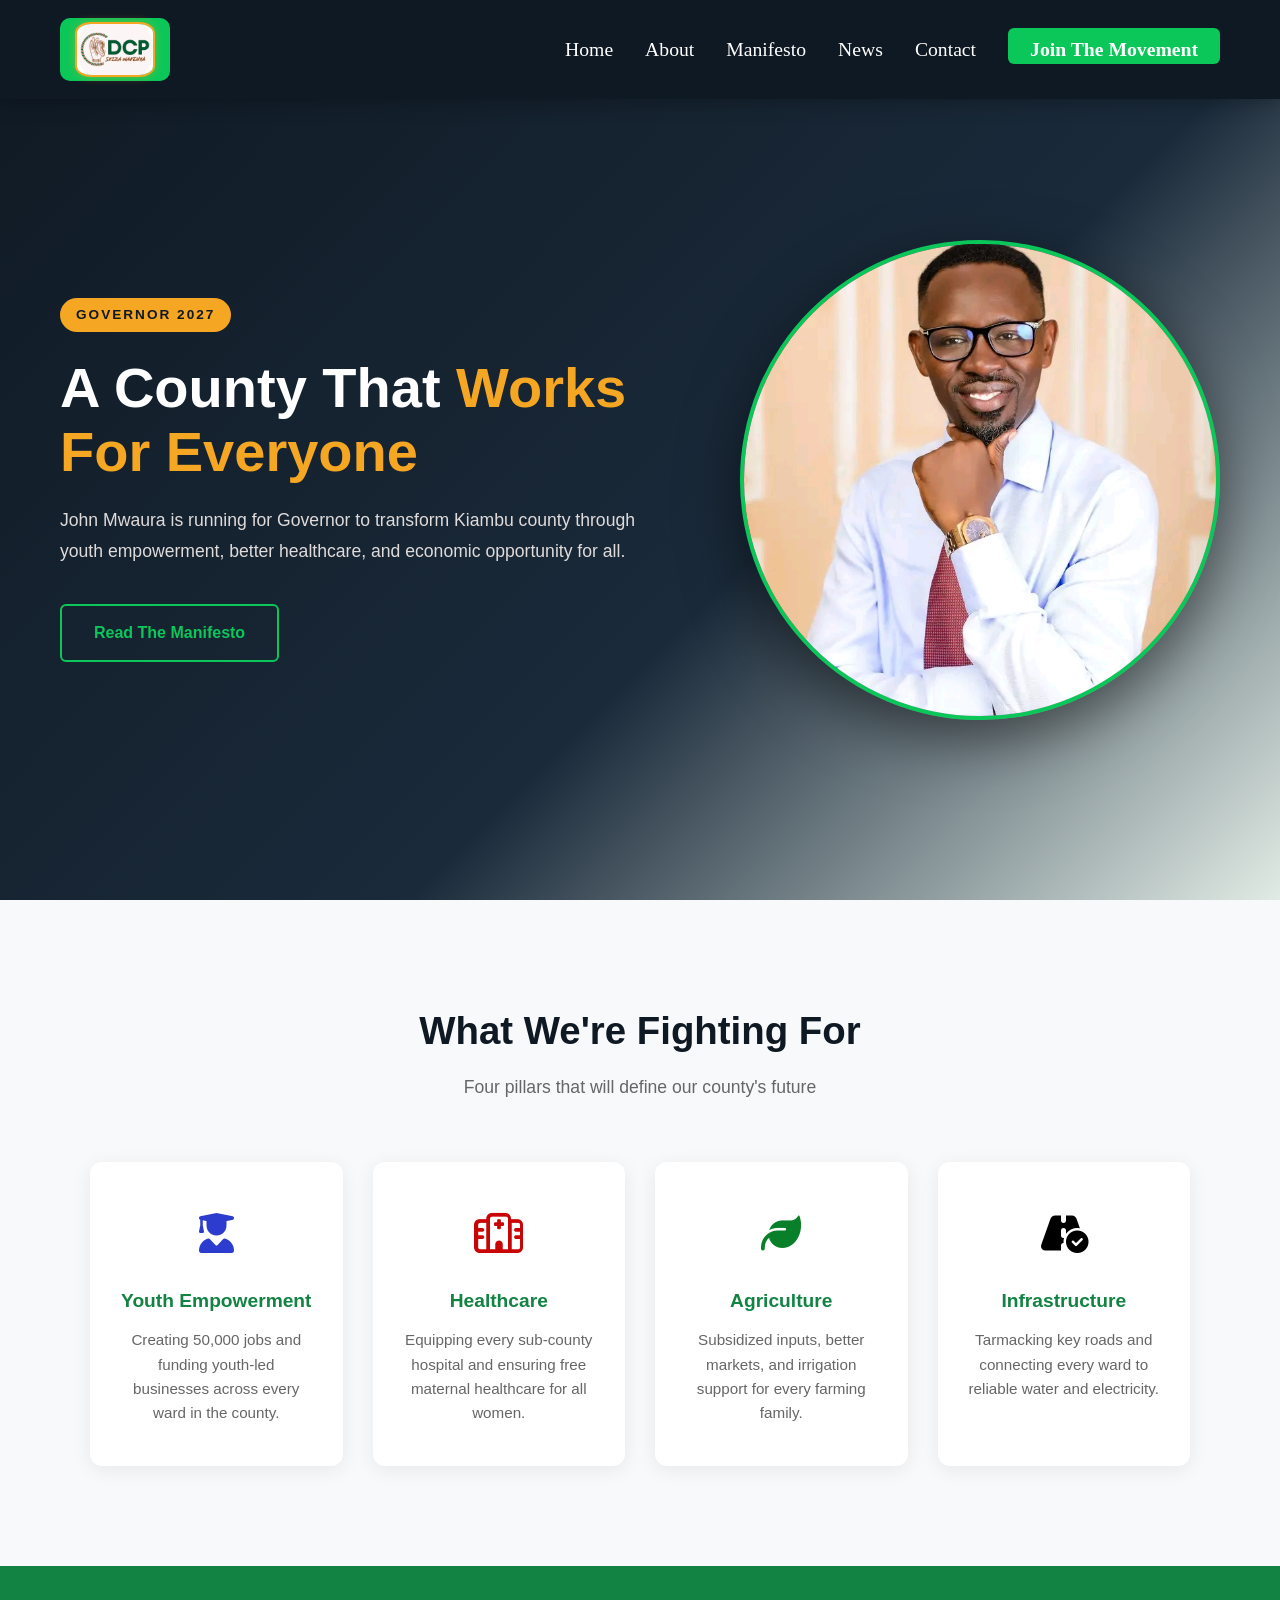
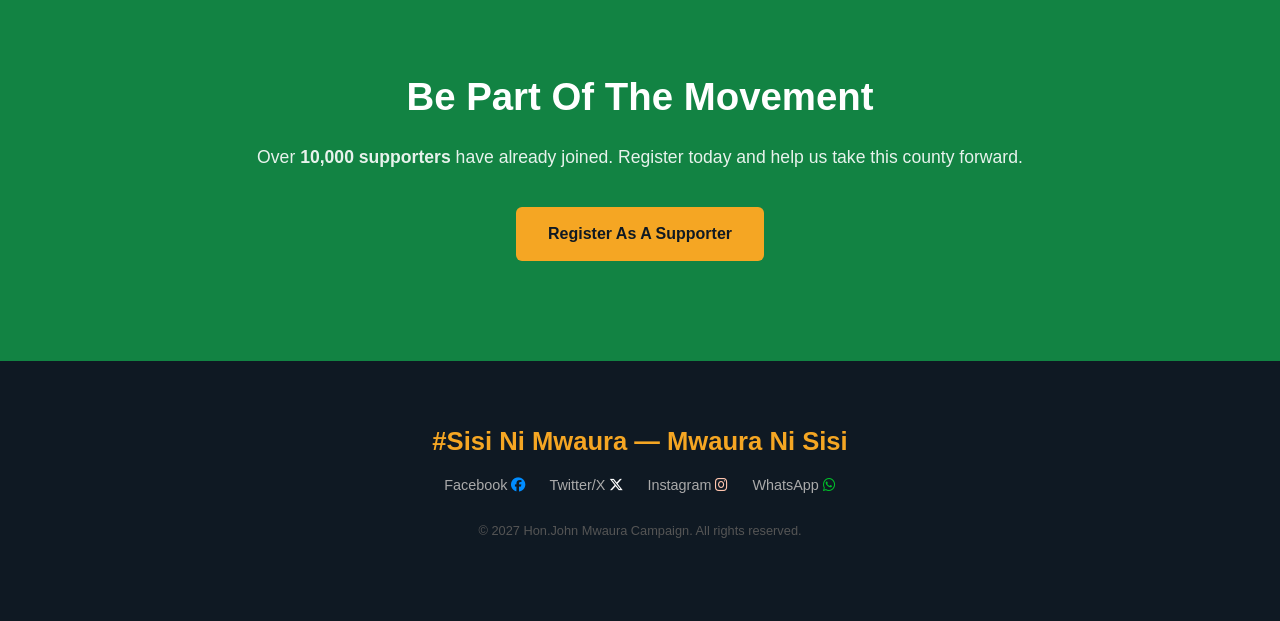
<file: index.html>
<!DOCTYPE html>
<html lang="en">
<head>
    <meta charset="UTF-8">
    <meta name="viewport" content="width=device-width, initial-scale=1.0">
    <title>Hon.John Mwaura — Mchapa Kazi</title>
    <link rel="stylesheet" href="css/main.css">
    <link rel="stylesheet" href="https://cdnjs.cloudflare.com/ajax/libs/font-awesome/6.5.0/css/all.min.css">
</head>
<body>
<!-- NAVBAR -->
<nav class="navbar">
    <a href="index.html" class="nav-logo">
        <img src="assets/images/logo.png" alt="DCP Skiza Wakenya Logo">
    </a>
    <ul class="nav-links">
        <li><a href="index.html">Home</a></li>
        <li><a href="about.html">About</a></li>
        <li><a href="manifesto.html">Manifesto</a></li>
        <li><a href="news.html">News</a></li>
        <li><a href="contact.html">Contact</a></li>
        <li><a href="register.html" class="nav-cta">Join The Movement</a></li>
    </ul>
    <!-- MOBILE TOP BAR -->
    <div class="mobile-top-bar">
        <a href="register.html" class="mobile-cta-btn">
             Join The Movement
        </a>
    </div>
</nav>

<!-- MOBILE BOTTOM NAV -->
<nav class="bottom-nav">
    <a href="index.html" class="bottom-nav-item">
        <i class="fa-solid fa-house"></i>
        <span>Home</span>
    </a>
    <a href="about.html" class="bottom-nav-item">
        <i class="fa-solid fa-user"></i>
        <span>About</span>
    </a>
    <a href="manifesto.html" class="bottom-nav-item">
        <i class="fa-solid fa-scroll"></i>
        <span>Manifesto</span>
    </a>
    <a href="news.html" class="bottom-nav-item">
        <i class="fa-solid fa-newspaper"></i>
        <span>News</span>
    </a>
    <a href="contact.html" class="bottom-nav-item">
        <i class="fa-solid fa-envelope"></i>
        <span>Contact</span>
    </a>
</nav>
    <!-- HERO SECTION -->
    <section class="hero">
        <div class="hero-text">
            <p class="hero-tag">Governor 2027</p>
            <h1>A County That <span>Works For Everyone</span></h1>
            <p class="hero-sub">John Mwaura is running for Governor to transform Kiambu county through youth empowerment, better healthcare, and economic opportunity for all.</p>
            <div class="hero-buttons">
                
                <a href="manifesto.html" class="btn-secondary">Read The Manifesto</a>
            </div>
        </div>
        <div class="hero-image">
            <img src="assets/images/JOHN.jpg" alt="John Mwaura">
        </div>
    </section>

    <!-- ISSUES SECTION -->
    <section class="issues">
        <h2>What We're Fighting For</h2>
        <p class="section-sub">Four pillars that will define our county's future</p>
        <div class="issues-grid">
            <div class="issue-card">
                <span class="issue-icon"><i class="fa-solid fa-user-graduate" style="color: rgb(44, 60, 206);"></i></span>
                <h3>Youth Empowerment</h3>
                <p>Creating 50,000 jobs and funding youth-led businesses across every ward in the county.</p>
            </div>
            <div class="issue-card">
                <span class="issue-icon"><i class="fa-regular fa-hospital" style="color: rgb(201, 4, 4);"></i></span>
                <h3>Healthcare</h3>
                <p>Equipping every sub-county hospital and ensuring free maternal healthcare for all women.</p>
            </div>
            <div class="issue-card">
                <span class="issue-icon"><i class="fa-solid fa-leaf" style="color: rgb(9, 127, 41);"></i></span>
                <h3>Agriculture</h3>
                <p>Subsidized inputs, better markets, and irrigation support for every farming family.</p>
            </div>
            <div class="issue-card">
                <span class="issue-icon"><i class="fa-solid fa-road-circle-check" style="color: rgb(0, 0, 0);"></i></span>
                <h3>Infrastructure</h3>
                <p>Tarmacking key roads and connecting every ward to reliable water and electricity.</p>
            </div>
        </div>
    </section>

    <!-- REGISTER PROMPT SECTION -->
    <section class="register-prompt">
        <h2>Be Part Of The Movement</h2>
        <p>Over <strong>10,000 supporters</strong> have already joined. Register today and help us take this county forward.</p>
        <a href="register.html" class="btn-primary">Register As A Supporter</a>
    </section>

    
 <!-- FOOTER -->
    <footer>
        <div class="footer-content">
            <p class="footer-logo">#Sisi Ni Mwaura &mdash; Mwaura Ni Sisi</p>
            <div class="footer-links">
                <a href="#">Facebook  <i class="fa-brands fa-facebook" style="color: rgb(0, 140, 255);"></i></a>
                <a href="#">Twitter/X  <i class="fa-brands fa-x-twitter" style="color: rgb(255, 255, 255);"></i></a>
                <a href="#">Instagram  <i class="fa-brands fa-instagram" style="color: rgb(255, 197, 174);"></i></a>
                <a href="#">WhatsApp <i class="fa-brands fa-whatsapp" style="color: rgb(0, 192, 42);"></i> </a>
            </div>
            <p class="footer-copy">© 2027 Hon.John Mwaura Campaign. All rights reserved.</p>
        </div>
    </footer>

    <script src="js/main.js"></script>
</body>
</html>
</file>
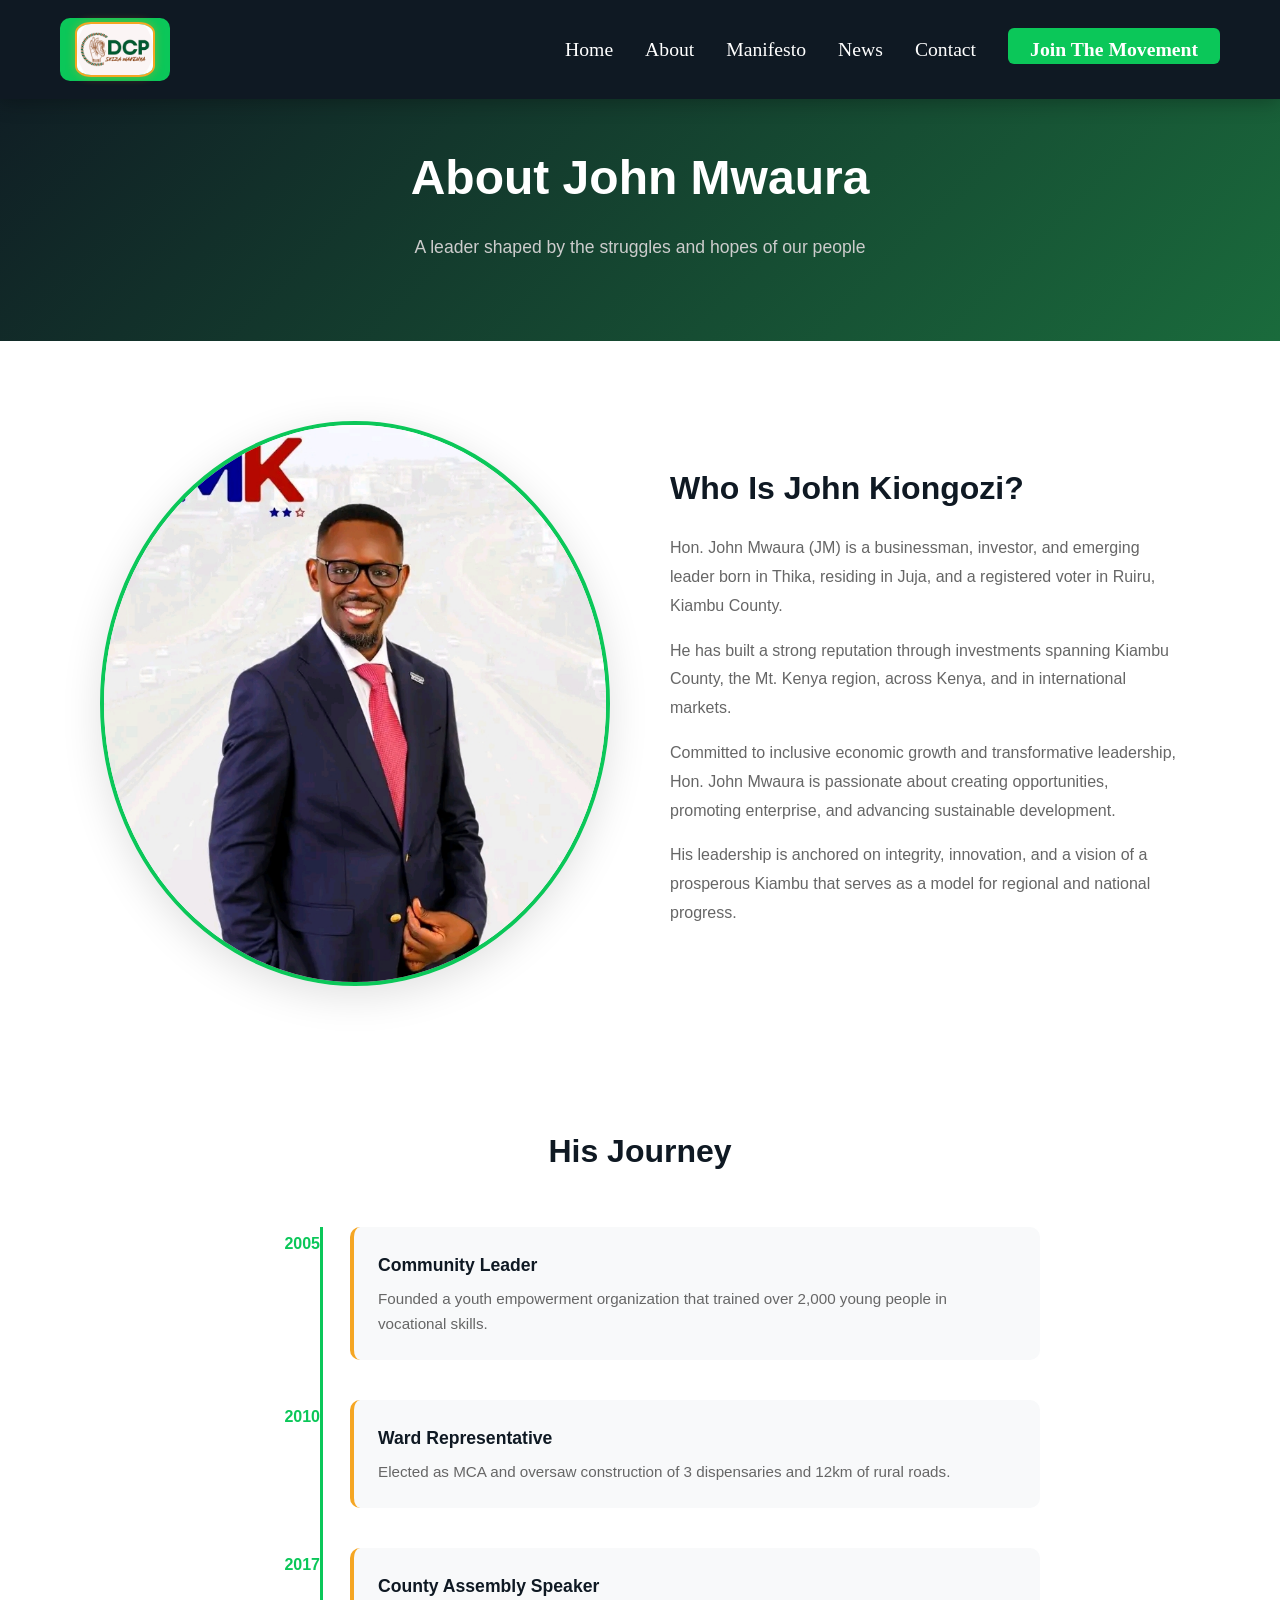
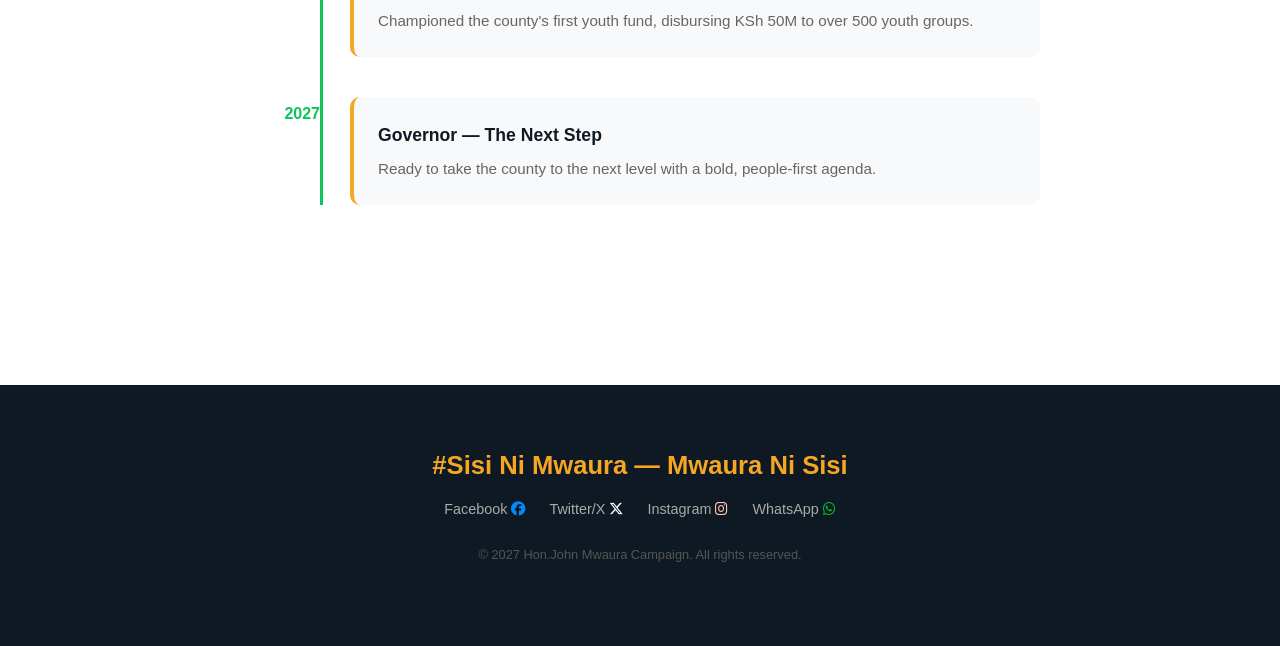
<file: about.html>
<!DOCTYPE html>
<html lang="en">
<head>
    <meta charset="UTF-8">
    <meta name="viewport" content="width=device-width, initial-scale=1.0">
    <title>About — John Kiongozi</title>
    <link rel="stylesheet" href="css/main.css">
    <link rel="stylesheet" href="https://cdnjs.cloudflare.com/ajax/libs/font-awesome/6.5.0/css/all.min.css">
</head>
<body>
</head>
<body>

     <!-- NAVBAR -->
<nav class="navbar">
    <a href="index.html" class="nav-logo">
        <img src="assets/images/logo.png" alt="DCP Skiza Wakenya Logo">
    </a>
    <ul class="nav-links">
        <li><a href="index.html">Home</a></li>
        <li><a href="about.html">About</a></li>
        <li><a href="manifesto.html">Manifesto</a></li>
        <li><a href="news.html">News</a></li>
        <li><a href="contact.html">Contact</a></li>
        <li><a href="register.html" class="nav-cta">Join The Movement</a></li>
    </ul>
    <!-- MOBILE TOP BAR -->
    <div class="mobile-top-bar">
        <a href="register.html" class="mobile-cta-btn">
             Join The Movement
        </a>
    </div>
</nav>

<!-- MOBILE BOTTOM NAV -->
<nav class="bottom-nav">
    <a href="index.html" class="bottom-nav-item">
        <i class="fa-solid fa-house"></i>
        <span>Home</span>
    </a>
    <a href="about.html" class="bottom-nav-item">
        <i class="fa-solid fa-user"></i>
        <span>About</span>
    </a>
    <a href="manifesto.html" class="bottom-nav-item">
        <i class="fa-solid fa-scroll"></i>
        <span>Manifesto</span>
    </a>
    <a href="news.html" class="bottom-nav-item">
        <i class="fa-solid fa-newspaper"></i>
        <span>News</span>
    </a>
    <a href="contact.html" class="bottom-nav-item">
        <i class="fa-solid fa-envelope"></i>
        <span>Contact</span>
    </a>
</nav>
    <!-- PAGE HERO -->
    <section class="page-hero">
        <h1>About John Mwaura</h1>
        <p>A leader shaped by the struggles and hopes of our people</p>
    </section>

    <!-- ABOUT CONTENT -->
    <section class="about-content">
        <div class="about-grid">
            <div class="about-image">
                <img src="assets/images/JOHN2.jpg" alt="John Kiongozi">
            </div>
            <div class="about-text">
                <h2>Who Is John Kiongozi?</h2>
                <p>Hon. John Mwaura (JM) is a businessman, investor, and emerging leader born in Thika, residing in Juja, and a registered voter in Ruiru, Kiambu County. </p>
                <p>He has built a strong reputation through investments spanning Kiambu County, the Mt. Kenya region, across Kenya, and in international markets.</p>
                <p>Committed to inclusive economic growth and transformative leadership, Hon. John Mwaura is passionate about creating opportunities, promoting enterprise, and advancing sustainable development. </p>
                <p>His leadership is anchored on integrity, innovation, and a vision of a prosperous Kiambu that serves as a model for regional and national progress.</p>
            </div>
        </div>

        <!-- TIMELINE -->
        <div class="timeline-section">
            <h2>His Journey</h2>
            <div class="timeline">
                <div class="timeline-item">
                    <span class="timeline-year">2005</span>
                    <div class="timeline-content">
                        <h3>Community Leader</h3>
                        <p>Founded a youth empowerment organization that trained over 2,000 young people in vocational skills.</p>
                    </div>
                </div>
                <div class="timeline-item">
                    <span class="timeline-year">2010</span>
                    <div class="timeline-content">
                        <h3>Ward Representative</h3>
                        <p>Elected as MCA and oversaw construction of 3 dispensaries and 12km of rural roads.</p>
                    </div>
                </div>
                <div class="timeline-item">
                    <span class="timeline-year">2017</span>
                    <div class="timeline-content">
                        <h3>County Assembly Speaker</h3>
                        <p>Championed the county's first youth fund, disbursing KSh 50M to over 500 youth groups.</p>
                    </div>
                </div>
                <div class="timeline-item">
                    <span class="timeline-year">2027</span>
                    <div class="timeline-content">
                        <h3>Governor — The Next Step</h3>
                        <p>Ready to take the county to the next level with a bold, people-first agenda.</p>
                    </div>
                </div>
            </div>
        </div>
    </section>

     <!-- FOOTER -->
    <footer>
        <div class="footer-content">
            <p class="footer-logo">#Sisi Ni Mwaura &mdash; Mwaura Ni Sisi</p>
            <div class="footer-links">
                <a href="#">Facebook  <i class="fa-brands fa-facebook" style="color: rgb(0, 140, 255);"></i></a>
                <a href="#">Twitter/X  <i class="fa-brands fa-x-twitter" style="color: rgb(255, 255, 255);"></i></a>
                <a href="#">Instagram  <i class="fa-brands fa-instagram" style="color: rgb(255, 197, 174);"></i></a>
                <a href="#">WhatsApp <i class="fa-brands fa-whatsapp" style="color: rgb(0, 192, 42);"></i> </a>
            </div>
            <p class="footer-copy">© 2027 Hon.John Mwaura Campaign. All rights reserved.</p>
        </div>
    </footer>

    <script src="js/main.js"></script>
</body>
</html>
</file>
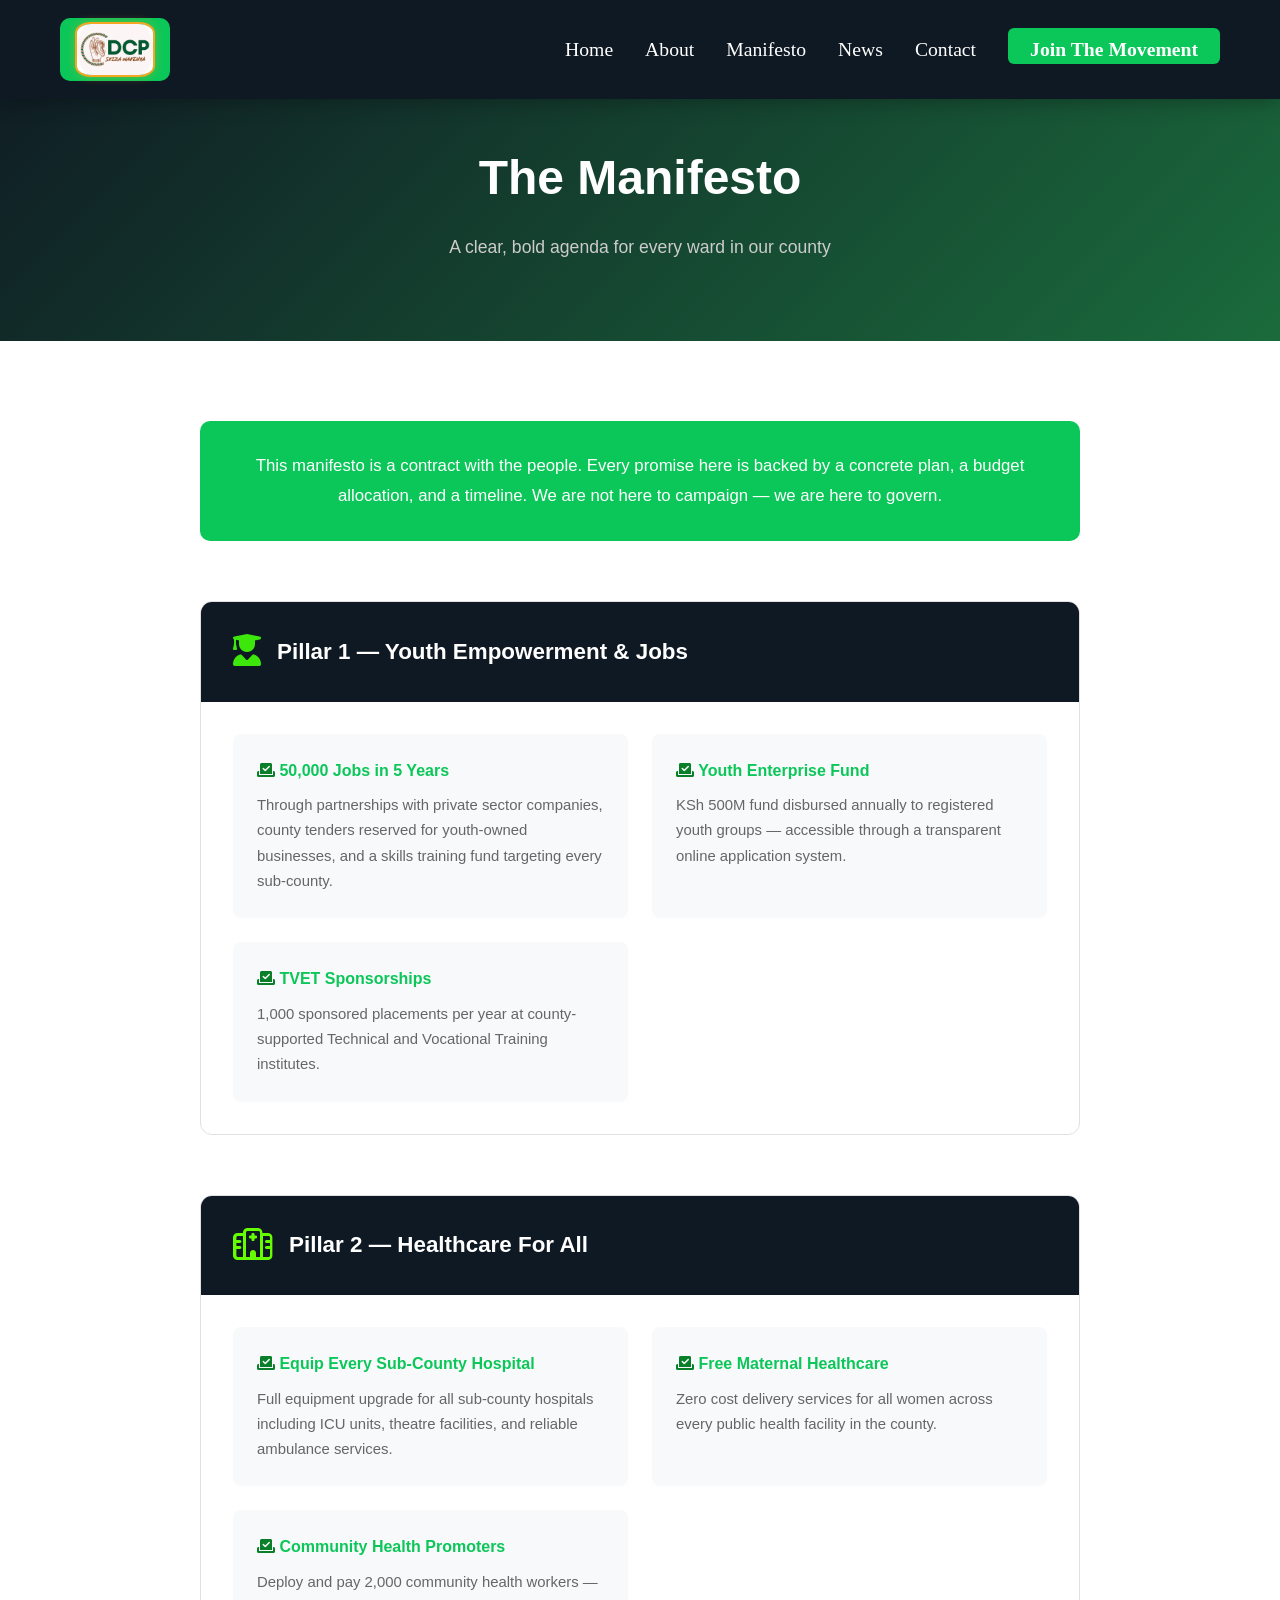
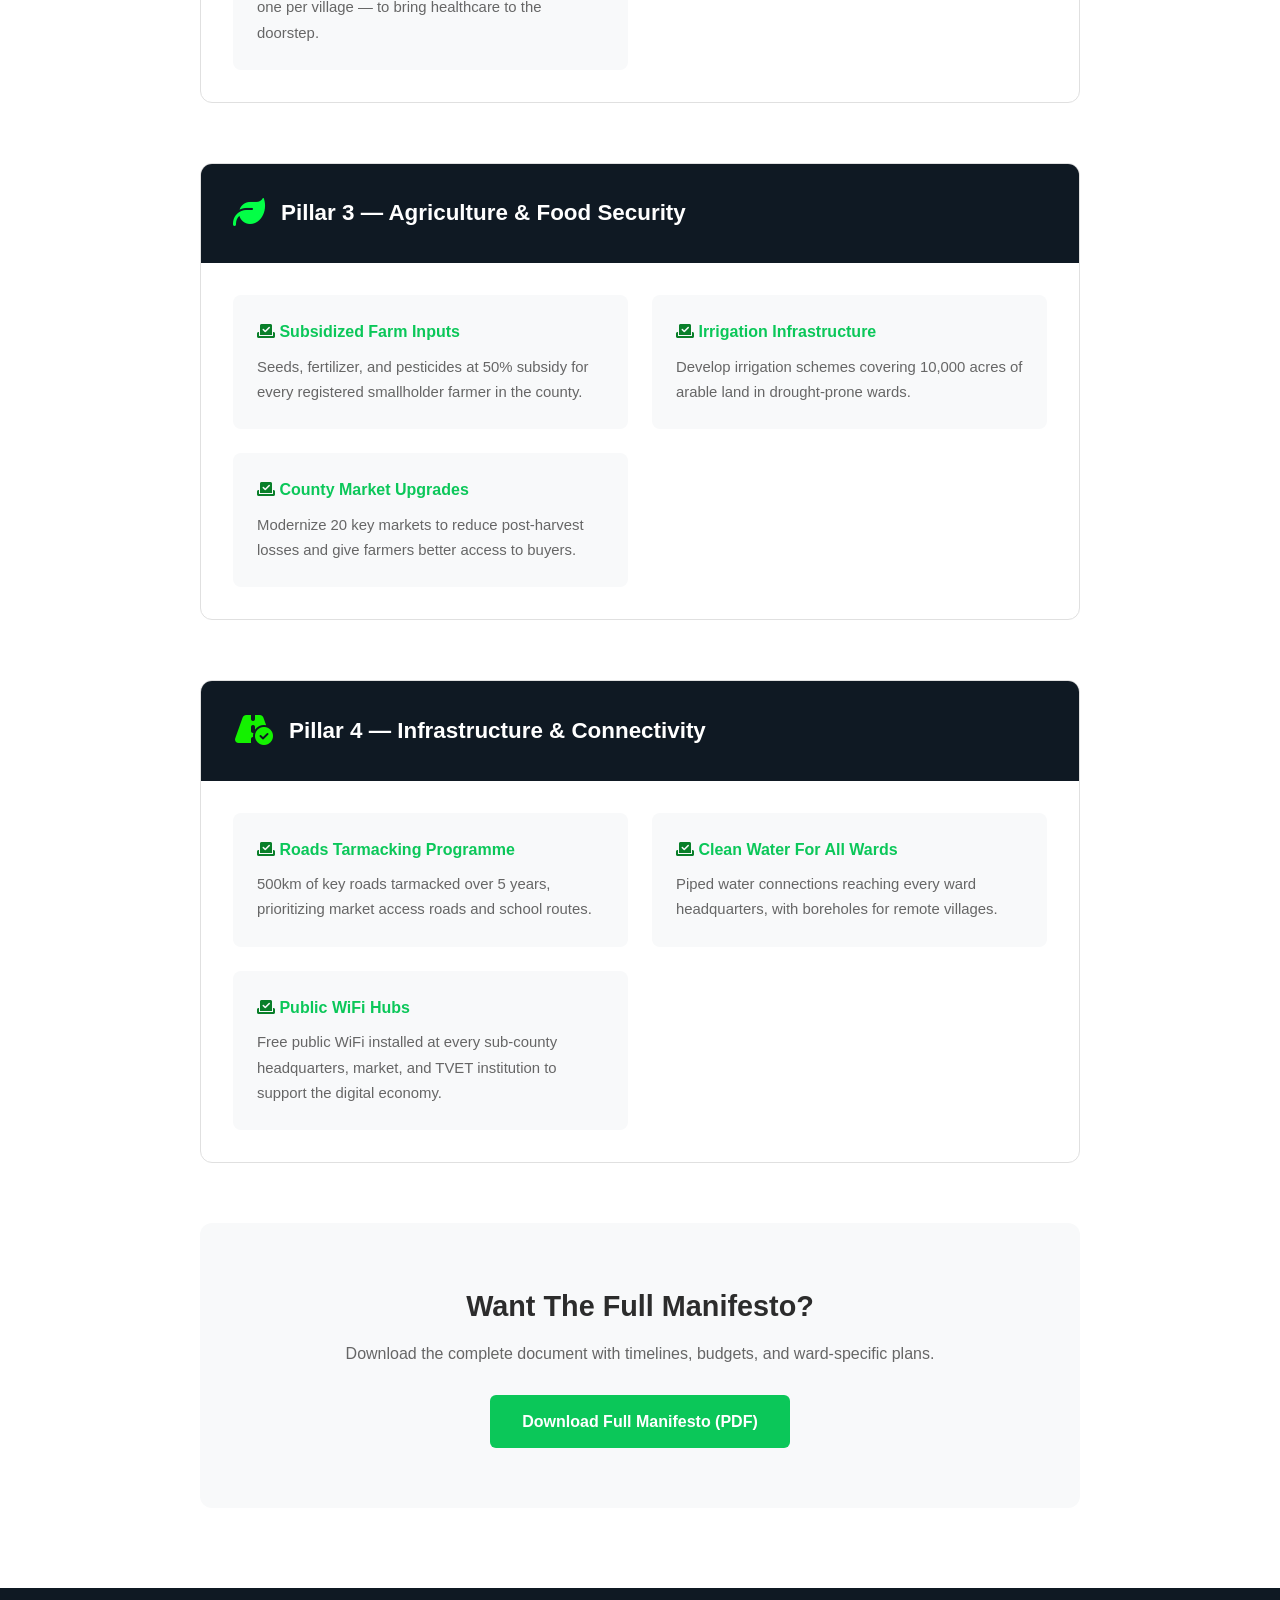
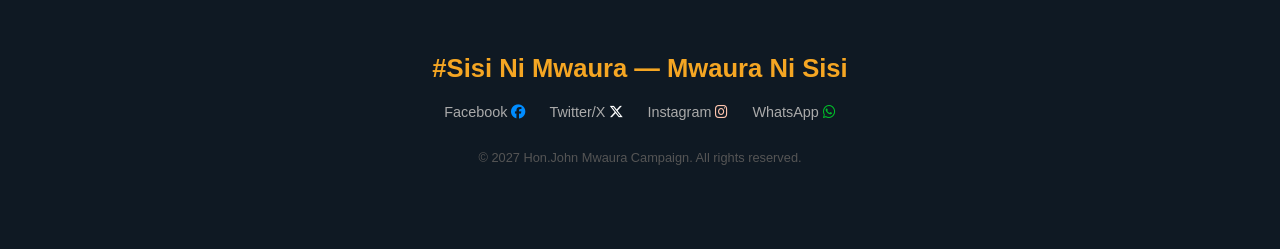
<file: manifesto.html>
<!DOCTYPE html>
<html lang="en">
<head>
    <meta charset="UTF-8">
    <meta name="viewport" content="width=device-width, initial-scale=1.0">
    <title>Manifesto — John Kiongozi</title>
    <link rel="stylesheet" href="css/main.css">
    <link rel="stylesheet" href="https://cdnjs.cloudflare.com/ajax/libs/font-awesome/6.5.0/css/all.min.css">
</head>
<body>

     
     
    <!-- PAGE HERO --><!-- NAVBAR -->
<nav class="navbar">
    <a href="index.html" class="nav-logo">
        <img src="assets/images/logo.png" alt="DCP Skiza Wakenya Logo">
    </a>
    <ul class="nav-links">
        <li><a href="index.html">Home</a></li>
        <li><a href="about.html">About</a></li>
        <li><a href="manifesto.html">Manifesto</a></li>
        <li><a href="news.html">News</a></li>
        <li><a href="contact.html">Contact</a></li>
        <li><a href="register.html" class="nav-cta">Join The Movement</a></li>
    </ul>
    <!-- MOBILE TOP BAR -->
    <div class="mobile-top-bar">
        <a href="register.html" class="mobile-cta-btn">
           Join The Movement
        </a>
    </div>
</nav>

<!-- MOBILE BOTTOM NAV -->
<nav class="bottom-nav">
    <a href="index.html" class="bottom-nav-item">
        <i class="fa-solid fa-house"></i>
        <span>Home</span>
    </a>
    <a href="about.html" class="bottom-nav-item">
        <i class="fa-solid fa-user"></i>
        <span>About</span>
    </a>
    <a href="manifesto.html" class="bottom-nav-item">
        <i class="fa-solid fa-scroll"></i>
        <span>Manifesto</span>
    </a>
    <a href="news.html" class="bottom-nav-item">
        <i class="fa-solid fa-newspaper"></i>
        <span>News</span>
    </a>
    <a href="contact.html" class="bottom-nav-item">
        <i class="fa-solid fa-envelope"></i>
        <span>Contact</span>
    </a>
</nav>
    <section class="page-hero">
        <h1>The Manifesto</h1>
        <p>A clear, bold agenda for every ward in our county</p>
    </section>

    <!-- MANIFESTO CONTENT -->
    <section class="manifesto-content">

        <!-- INTRO -->
        <div class="manifesto-intro">
            <p>This manifesto is a contract with the people. Every promise here is backed by a concrete plan, a budget allocation, and a timeline. We are not here to campaign — we are here to govern.</p>
        </div>

        <!-- PILLAR 1 -->
        <div class="manifesto-pillar">
            <div class="pillar-header">
                <span class="pillar-icon"><i class="fa-solid fa-user-graduate" style="color: rgb(62, 231, 11);"></i></span>
                <h2>Pillar 1 — Youth Empowerment & Jobs</h2>
            </div>
            <div class="pillar-body">
                <div class="pillar-promise">
                    <h3><i class="fa-solid fa-check-to-slot" style="color: rgb(9, 127, 41);"></i> 50,000 Jobs in 5 Years</h3>
                    <p>Through partnerships with private sector companies, county tenders reserved for youth-owned businesses, and a skills training fund targeting every sub-county.</p>
                </div>
                <div class="pillar-promise">
                    <h3><i class="fa-solid fa-check-to-slot" style="color: rgb(9, 127, 41);"></i> Youth Enterprise Fund</h3>
                    <p>KSh 500M fund disbursed annually to registered youth groups — accessible through a transparent online application system.</p>
                </div>
                <div class="pillar-promise">
                    <h3><i class="fa-solid fa-check-to-slot" style="color: rgb(9, 127, 41);"></i>  TVET Sponsorships</h3>
                    <p>1,000 sponsored placements per year at county-supported Technical and Vocational Training institutes.</p>
                </div>
            </div>
        </div>

        <!-- PILLAR 2 -->
        <div class="manifesto-pillar">
            <div class="pillar-header">
                <span class="pillar-icon"><i class="fa-regular fa-hospital" style="color: rgb(102, 255, 0);"></i></span>
                <h2>Pillar 2 — Healthcare For All</h2>
            </div>
            <div class="pillar-body">
                <div class="pillar-promise">
                    <h3><i class="fa-solid fa-check-to-slot" style="color: rgb(9, 127, 41);"></i> Equip Every Sub-County Hospital</h3>
                    <p>Full equipment upgrade for all sub-county hospitals including ICU units, theatre facilities, and reliable ambulance services.</p>
                </div>
                <div class="pillar-promise">
                    <h3><i class="fa-solid fa-check-to-slot" style="color: rgb(9, 127, 41);"></i> Free Maternal Healthcare</h3>
                    <p>Zero cost delivery services for all women across every public health facility in the county.</p>
                </div>
                <div class="pillar-promise">
                    <h3><i class="fa-solid fa-check-to-slot" style="color: rgb(9, 127, 41);"></i> Community Health Promoters</h3>
                    <p>Deploy and pay 2,000 community health workers — one per village — to bring healthcare to the doorstep.</p>
                </div>
            </div>
        </div>

        <!-- PILLAR 3 -->
        <div class="manifesto-pillar">
            <div class="pillar-header">
                <span class="pillar-icon"><i class="fa-solid fa-leaf" style="color: rgb(3, 255, 70);"></i></span>
                <h2>Pillar 3 — Agriculture & Food Security</h2>
            </div>
            <div class="pillar-body">
                <div class="pillar-promise">
                    <h3><i class="fa-solid fa-check-to-slot" style="color: rgb(9, 127, 41);"></i> Subsidized Farm Inputs</h3>
                    <p>Seeds, fertilizer, and pesticides at 50% subsidy for every registered smallholder farmer in the county.</p>
                </div>
                <div class="pillar-promise">
                    <h3><i class="fa-solid fa-check-to-slot" style="color: rgb(9, 127, 41);"></i> Irrigation Infrastructure</h3>
                    <p>Develop irrigation schemes covering 10,000 acres of arable land in drought-prone wards.</p>
                </div>
                <div class="pillar-promise">
                    <h3><i class="fa-solid fa-check-to-slot" style="color: rgb(9, 127, 41);"></i> County Market Upgrades</h3>
                    <p>Modernize 20 key markets to reduce post-harvest losses and give farmers better access to buyers.</p>
                </div>
            </div>
        </div>

        <!-- PILLAR 4 -->
        <div class="manifesto-pillar">
            <div class="pillar-header">
                <span class="pillar-icon"><i class="fa-solid fa-road-circle-check" style="color: rgb(20, 241, 0);"></i></span>
                <h2>Pillar 4 — Infrastructure & Connectivity</h2>
            </div>
            <div class="pillar-body">
                <div class="pillar-promise">
                    <h3><i class="fa-solid fa-check-to-slot" style="color: rgb(9, 127, 41);"></i> Roads Tarmacking Programme</h3>
                    <p>500km of key roads tarmacked over 5 years, prioritizing market access roads and school routes.</p>
                </div>
                <div class="pillar-promise">
                    <h3><i class="fa-solid fa-check-to-slot" style="color: rgb(9, 127, 41);"></i> Clean Water For All Wards</h3>
                    <p>Piped water connections reaching every ward headquarters, with boreholes for remote villages.</p>
                </div>
                <div class="pillar-promise">
                    <h3><i class="fa-solid fa-check-to-slot" style="color: rgb(9, 127, 41);"></i> Public WiFi Hubs</h3>
                    <p>Free public WiFi installed at every sub-county headquarters, market, and TVET institution to support the digital economy.</p>
                </div>
            </div>
        </div>

        <!-- DOWNLOAD CTA -->
        <div class="manifesto-download">
            <h2>Want The Full Manifesto?</h2>
            <p>Download the complete document with timelines, budgets, and ward-specific plans.</p>
            <a href="#" class="btn-primary">Download Full Manifesto (PDF)</a>
        </div>

    </section>

    <!-- FOOTER -->
    <footer>
        <div class="footer-content">
            <p class="footer-logo">#Sisi Ni Mwaura &mdash; Mwaura Ni Sisi</p>
            <div class="footer-links">
                <a href="#">Facebook  <i class="fa-brands fa-facebook" style="color: rgb(0, 140, 255);"></i></a>
                <a href="#">Twitter/X  <i class="fa-brands fa-x-twitter" style="color: rgb(255, 255, 255);"></i></a>
                <a href="#">Instagram  <i class="fa-brands fa-instagram" style="color: rgb(255, 197, 174);"></i></a>
                <a href="#">WhatsApp <i class="fa-brands fa-whatsapp" style="color: rgb(0, 192, 42);"></i> </a>
            </div>
            <p class="footer-copy">© 2027 Hon.John Mwaura Campaign. All rights reserved.</p>
        </div>
    </footer>

    <script src="js/main.js"></script>
    <script>
    (function() {
        const page = window.location.pathname.split('/').pop() || 'index.html'
        document.querySelectorAll('.bottom-nav-item').forEach(function(item) {
            if (item.getAttribute('href') === page) {
                item.classList.add('active')
            }
        })
    })()
</script>
</body>
</html>
</file>
<file: css/main.css>
/* ========================
   ROOT & RESET
======================== */
* {
    margin: 0;
    padding: 0;
    box-sizing: border-box;
}

:root {
    --primary: #0bc759;
    --primary-dark: #128343;
    --accent: #f5a623;
    --dark: #0f1923;
    --text: #2c2c2c;
    --text-light: #666666;
    --bg-light: #f8f9fa;
    --white: #ffffff;
    --border: #e0e0e0;
    --success: #17a538;
    --danger: #dc3545;
    --font-main: 'Segoe UI', Tahoma, Geneva, Verdana, sans-serif;
}

html {
    scroll-behavior: smooth;
}

body {
    font-family: var(--font-main);
    color: var(--text);
    background: var(--white);
    line-height: 1.6;
}

a {
    text-decoration: none;
    color: inherit;
}

img {
    max-width: 100%;
    display: block;
}

/* ========================
   BUTTONS
======================== */
.btn-primary {
    display: inline-block;
    background: var(--primary);
    color: var(--white);
    padding: 14px 32px;
    border-radius: 6px;
    font-size: 1rem;
    font-weight: 600;
    border: none;
    cursor: pointer;
    transition: background 0.3s ease, transform 0.2s ease;
}

.btn-primary:hover {
    background: var(--primary-dark);
    transform: translateY(-2px);
}

.btn-secondary {
    display: inline-block;
    background: transparent;
    color: var(--primary);
    padding: 14px 32px;
    border-radius: 6px;
    font-size: 1rem;
    font-weight: 600;
    border: 2px solid var(--primary);
    cursor: pointer;
    transition: all 0.3s ease;
}

.btn-secondary:hover {
    background: var(--primary);
    color: var(--white);
}

/* ========================
   NAVBAR
======================== */
.navbar {
    position: fixed;
    top: 0;
    left: 0;
    right: 0;
    z-index: 1000;
    display: flex;
    align-items: center;
    justify-content: space-between;
    padding: 18px 60px;
    background: var(--dark);
    box-shadow: 0 2px 20px rgba(0,0,0,0.3);
}

.nav-logo {
    padding: 4px 15px;
    font-family: Cambria, Cochin, Georgia, Times, 'Times New Roman', serif;
    border-radius: 10px;
    font-size: 20px;
    font-weight: bold;
    background: var(--primary);
    display: flex;
    align-items: center;
    text-decoration: none;
     animation: fadeDown 1s ease both;
     text-shadow: 3px 3px 12px rgba(68, 184, 11, 0.849);
}

.nav-logo img {
    height: 55px;
    width: 80px;
    object-fit: cover;
    border-radius: 20%;
    border: 2px solid var(--accent);
    box-shadow: 0 0 10px rgba(245, 166, 35, 0.4);
    transition: transform 0.3s ease, box-shadow 0.3s ease;
}

.nav-logo img:hover {
    transform: scale(1.08);
    box-shadow: 0 0 18px rgba(245, 166, 35, 0.7);
}
.nav-links {
    display: flex;
    align-items: center;
    gap: 32px;
    list-style: none;
}

/* ========================
   MOBILE TOP BAR
======================== */
.mobile-top-bar {
    display: none;
}

.mobile-cta-btn {
    display: inline-flex;
    align-items: center;
    gap: 8px;
    background: var(--primary);
    color: var(--white);
    padding: 10px 20px;
    border-radius: 6px;
    font-size: 0.9rem;
    font-weight: 700;
    text-decoration: none;
    transition: background 0.3s ease;
}

.mobile-cta-btn:hover {
    background: var(--primary-dark);
}

/* ========================
   BOTTOM NAVIGATION
======================== */
.bottom-nav {
    display: none;
    position: fixed;
    bottom: 0;
    left: 0;
    right: 0;
    background: var(--primary);
    padding: 8px 0;
    z-index: 1000;
    box-shadow: 0 -2px 20px rgba(0,0,0,0.3);
    border-top: 1px solid rgba(255,255,255,0.08);
}

.bottom-nav-item {
    display: flex;
    flex-direction: column;
    align-items: center;
    gap: 4px;
    color: var(--white);
    text-decoration: none;
    font-size: 0.7rem;
    font-weight: 600;
    padding: 4px 0;
    transition: color 0.2s ease;
    flex: 1;
    text-align: center;
}

.bottom-nav-item i {
    font-size: 1.2rem;
    transition: color 0.2s ease;
}

.bottom-nav-item:hover {
    color: yellow;
}

.bottom-nav-item.active {
    color: var(--dark);
}

.bottom-nav-item.active i {
    color: var(--dark);
    transform: translateY(-4px);
}

/* ========================
   MOBILE RESPONSIVE
======================== */
@media (max-width: 768px) {

    /* Hide desktop navbar elements */
    .nav-links {
        display: none !important;
    }

    .hamburger {
        display: none;
    }

    /* Show mobile top bar */
    .mobile-top-bar {
        display: flex;
        align-items: center;
    }

    /* Show bottom nav as flex row */
    .bottom-nav {
        display: flex;
        justify-content: space-around;
    }

    /* Navbar becomes minimal top bar */
    .navbar {
        padding: 12px 20px;
        justify-content: space-between;
    }

    /* Add bottom padding to body so content
       doesn't hide behind the bottom nav */
    body {
        padding-bottom: 70px;
    }

    /* Page hero padding adjustment */
    .page-hero {
        padding: 100px 24px 60px;
    }

    .hero {
        flex-direction: column;
        padding: 90px 24px 60px;
        text-align: center;
    }

    .hero-text h1 {
        font-size: 2.2rem;
    }

    .hero-buttons {
        justify-content: center;
    }

    .hero-image {
        max-width: 100%;
    }

    .issues,
    .register-prompt,
    .about-content,
    .manifesto-content,
    .news-content,
    .contact-content,
    .register-content {
        padding: 60px 24px;
    }

    .about-grid,
    .contact-grid,
    .register-grid,
    .news-featured {
        grid-template-columns: 1fr;
    }

    .timeline::before {
        left: 60px;
    }

    footer {
        padding: 40px 24px;
        margin-bottom: 0;
    }
}
.nav-links a {
    color: var(--white);
    font-size: 1.23rem;
    font-weight: 500;
    font-family: Cambria, Cochin, Georgia, Times, 'Times New Roman', serif;
    position: relative;
    padding-bottom: 4px;
    transition: color 0.3s ease;
}

.nav-links a::after {
    content: '';
    position: absolute;
    bottom: 0;
    left: 0;
    width: 0%;
    height: 2px;
    background: var(--accent);
    border-radius: 2px;
    transition: width 0.3s ease;
}

.nav-links a:hover {
    color: var(--accent);
}

.nav-links a:hover::after {
    width: 100%;
}

.nav-cta {
    background: var(--primary);
    color: var(--white) !important;
    padding: 10px 22px;
    border-radius: 6px;
    font-weight: 600 !important;
    transition: background 0.3s ease !important;
}

.nav-cta:hover {
    background: var(--accent) !important;
    color: var(--dark) !important;
}

.hamburger {
    display: none;
    color: var(--white);
    font-size: 1.8rem;
    cursor: pointer;
}

/* ========================
   HERO SECTION
======================== */
.hero {
    min-height: 100vh;
    background: linear-gradient(135deg, var(--dark) 0%, #1a2a3a 60%, #1a6b3c22 100%);
    display: flex;
    align-items: center;
    justify-content: space-between;
    padding: 120px 60px 60px;
    gap: 40px;
}

.hero-text {
    flex: 1;
    max-width: 600px;
}

.hero-tag {
    display: inline-block;
    background: var(--accent);
    color: var(--dark);
    padding: 6px 16px;
    border-radius: 20px;
    font-size: 0.85rem;
    font-weight: 700;
    letter-spacing: 2px;
    text-transform: uppercase;
    margin-bottom: 24px;
}

.hero-text h1 {
    font-size: 3.5rem;
    font-weight: 900;
    color: var(--white);
    line-height: 1.15;
    margin-bottom: 20px;
}

.hero-text h1 span {
    color: var(--accent);
}

.hero-sub {
    font-size: 1.1rem;
    color: #e0dbdb;
    margin-bottom: 36px;
    line-height: 1.8;
}

.hero-buttons {
    display: flex;
    gap: 16px;
    flex-wrap: wrap;
}

.hero-image {
    flex: 1;
    max-width: 480px;
    display: flex;
    align-items: center;
    justify-content: center;
}

.hero-image img {
    width: 100%;
    border-radius: 50%;
    box-shadow: 0 20px 60px rgba(0,0,0,0.5);
    border: 4px solid var(--primary);
}

/* ========================
   PAGE HERO (inner pages)
======================== */
.page-hero {
    background: linear-gradient(135deg, var(--dark), #1a6b3c);
    padding: 140px 60px 80px;
    text-align: center;
    color: var(--white);
}

.page-hero h1 {
    font-size: 3rem;
    font-weight: 900;
    margin-bottom: 16px;
}

.page-hero p {
    font-size: 1.1rem;
    color: #cccccc;
}

/* ========================
   ISSUES SECTION
======================== */
.issues {
    padding: 100px 60px;
    background: var(--bg-light);
    text-align: center;
}

.issues h2 {
    font-size: 2.4rem;
    font-weight: 800;
    margin-bottom: 12px;
    color: var(--dark);
}

.section-sub {
    color: var(--text-light);
    font-size: 1.1rem;
    margin-bottom: 60px;
}

.issues-grid {
    display: grid;
    grid-template-columns: repeat(auto-fit, minmax(240px, 1fr));
    gap: 30px;
    max-width: 1100px;
    margin: 0 auto;
}

.issue-card {
    background: var(--white);
    padding: 40px 30px;
    border-radius: 12px;
    box-shadow: 0 4px 20px rgba(0,0,0,0.07);
    transition: transform 0.3s ease, box-shadow 0.3s ease;
    text-align: center;
}

.issue-card:hover {
    transform: translateY(-6px);
    box-shadow: 0 12px 40px rgba(0,0,0,0.12);
}

.issue-icon {
    font-size: 2.5rem;
    display: block;
    margin-bottom: 20px;
}

.issue-card h3 {
    font-size: 1.2rem;
    font-weight: 700;
    margin-bottom: 12px;
    color: var(--primary-dark);
}

.issue-card p {
    color: var(--text-light);
    font-size: 0.95rem;
}

/* ========================
   REGISTER PROMPT
======================== */
.register-prompt {
    padding: 100px 60px;
    background: var(--primary-dark);
    text-align: center;
    color: var(--white);
}

.register-prompt h2 {
    font-size: 2.4rem;
    font-weight: 800;
    margin-bottom: 16px;
}

.register-prompt p {
    font-size: 1.1rem;
    margin-bottom: 36px;
    opacity: 0.9;
}

.register-prompt .btn-primary {
    background: var(--accent);
    color: var(--dark);
}

.register-prompt .btn-primary:hover {
    background: var(--white);
}

/* ========================
   FOOTER
======================== */
footer {
    background: var(--dark);
    color: var(--white);
    padding: 60px;
    text-align: center;
}

.footer-logo {
    font-size: 1.6rem;
    font-weight: 800;
    color: var(--accent);
    margin-bottom: 12px;
}

footer p {
    color: #888888;
    font-size: 0.9rem;
    margin-bottom: 20px;
}

.footer-links {
    display: flex;
    justify-content: center;
    gap: 24px;
    margin-bottom: 24px;
    flex-wrap: wrap;
}

.footer-links a {
    color: #aaaaaa;
    font-size: 0.9rem;
    transition: color 0.3s ease;
}

.footer-links a:hover {
    color: var(--accent);
}

.footer-copy {
    color: #555555 !important;
    font-size: 0.8rem !important;
}

/* ========================
   ABOUT PAGE
======================== */
.about-content {
    padding: 80px 60px;
    max-width: 1200px;
    margin: 0 auto;
}

.about-grid {
    display: grid;
    grid-template-columns: 1fr 1fr;
    gap: 60px;
    align-items: center;
    margin-bottom: 80px;
}

.about-image img {
    border-radius: 50%;
    box-shadow: 0 10px 40px rgba(0,0,0,0.12);
    border: 4px solid var(--primary);
}

.about-text h2 {
    font-size: 2rem;
    font-weight: 800;
    color: var(--dark);
    margin-bottom: 20px;
}

.about-text p {
    color: var(--text-light);
    margin-bottom: 16px;
    line-height: 1.8;
}

.timeline-section {
    padding: 60px 0;
}

.timeline-section h2 {
    font-size: 2rem;
    font-weight: 800;
    text-align: center;
    margin-bottom: 50px;
    color: var(--dark);
}

.timeline {
    position: relative;
    max-width: 800px;
    margin: 0 auto;
}

.timeline::before {
    content: '';
    position: absolute;
    left: 80px;
    top: 0;
    bottom: 0;
    width: 3px;
    background: var(--primary);
}

.timeline-item {
    display: flex;
    gap: 30px;
    margin-bottom: 40px;
    align-items: flex-start;
}

.timeline-year {
    min-width: 80px;
    font-size: 1rem;
    font-weight: 800;
    color: var(--primary);
    padding-top: 4px;
    text-align: right;
}

.timeline-content {
    background: var(--bg-light);
    padding: 24px;
    border-radius: 10px;
    flex: 1;
    border-left: 4px solid var(--accent);
}

.timeline-content h3 {
    font-size: 1.1rem;
    font-weight: 700;
    margin-bottom: 8px;
    color: var(--dark);
}

.timeline-content p {
    color: var(--text-light);
    font-size: 0.95rem;
}

/* ========================
   MANIFESTO PAGE
======================== */
.manifesto-content {
    padding: 80px 60px;
    max-width: 1000px;
    margin: 0 auto;
}

.manifesto-intro {
    background: var(--primary);
    color: var(--white);
    padding: 30px 40px;
    border-radius: 10px;
    font-size: 1.05rem;
    line-height: 1.8;
    margin-bottom: 60px;
    text-align: center;
}

.manifesto-pillar {
    margin-bottom: 60px;
    border: 1px solid var(--border);
    border-radius: 12px;
    overflow: hidden;
}

.pillar-header {
    background: var(--dark);
    color: var(--white);
    padding: 24px 32px;
    display: flex;
    align-items: center;
    gap: 16px;
}

.pillar-icon {
    font-size: 2rem;
}

.pillar-header h2 {
    font-size: 1.4rem;
    font-weight: 700;
}

.pillar-body {
    padding: 32px;
    display: grid;
    grid-template-columns: repeat(auto-fit, minmax(260px, 1fr));
    gap: 24px;
}

.pillar-promise {
    background: var(--bg-light);
    padding: 24px;
    border-radius: 8px;
}

.pillar-promise h3 {
    font-size: 1rem;
    font-weight: 700;
    color: var(--primary);
    margin-bottom: 10px;
}

.pillar-promise p {
    color: var(--text-light);
    font-size: 0.93rem;
    line-height: 1.7;
}

.manifesto-download {
    background: var(--bg-light);
    padding: 60px 40px;
    border-radius: 12px;
    text-align: center;
    margin-top: 40px;
}

.manifesto-download h2 {
    font-size: 1.8rem;
    font-weight: 800;
    margin-bottom: 12px;
}

.manifesto-download p {
    color: var(--text-light);
    margin-bottom: 28px;
}

/* ========================
   NEWS PAGE
======================== */
.news-content {
    padding: 80px 60px;
    max-width: 1200px;
    margin: 0 auto;
}

.news-featured {
    display: grid;
    grid-template-columns: 1fr 1fr;
    gap: 40px;
    margin-bottom: 70px;
    background: var(--bg-light);
    border-radius: 16px;
    overflow: hidden;
}

.news-featured-image {
    position: relative;
}

.news-featured-image img {
    width: 100%;
    height: 100%;
    object-fit: cover;
}

.news-tag {
    position: absolute;
    top: 16px;
    left: 16px;
    background: var(--accent);
    color: var(--dark);
    padding: 4px 12px;
    border-radius: 20px;
    font-size: 0.8rem;
    font-weight: 700;
    text-transform: uppercase;
}

.news-featured-text {
    padding: 40px;
    display: flex;
    flex-direction: column;
    justify-content: center;
}

.news-date {
    color: var(--text-light);
    font-size: 0.9rem;
    margin-bottom: 12px;
}

.news-featured-text h2 {
    font-size: 1.6rem;
    font-weight: 800;
    color: var(--dark);
    margin-bottom: 16px;
    line-height: 1.4;
}

.news-featured-text p {
    color: var(--text-light);
    line-height: 1.8;
    margin-bottom: 24px;
}

.news-grid-title {
    font-size: 1.8rem;
    font-weight: 800;
    margin-bottom: 30px;
    color: var(--dark);
}

.news-grid {
    display: grid;
    grid-template-columns: repeat(auto-fit, minmax(300px, 1fr));
    gap: 28px;
}

.news-card {
    background: var(--bg-light);
    padding: 28px;
    border-radius: 12px;
    border-top: 4px solid var(--primary);
    transition: transform 0.3s ease;
    position: relative;
}

.news-card:hover {
    transform: translateY(-4px);
}

.news-card .news-tag {
    position: static;
    display: inline-block;
    margin-bottom: 12px;
}

.news-card h3 {
    font-size: 1.05rem;
    font-weight: 700;
    color: var(--dark);
    margin-bottom: 10px;
    line-height: 1.4;
}

.news-card p {
    color: var(--text-light);
    font-size: 0.92rem;
    line-height: 1.7;
    margin-bottom: 16px;
}

.read-more {
    color: var(--primary);
    font-weight: 600;
    font-size: 0.9rem;
    transition: color 0.3s ease;
}

.read-more:hover {
    color: var(--accent);
}

/* ========================
   CONTACT PAGE
======================== */
.contact-content {
    padding: 80px 60px;
    max-width: 1200px;
    margin: 0 auto;
}

.contact-grid {
    display: grid;
    grid-template-columns: 1fr 1fr;
    gap: 60px;
}

.contact-form-wrapper h2,
.contact-info h2 {
    font-size: 1.8rem;
    font-weight: 800;
    color: var(--dark);
    margin-bottom: 12px;
}

.contact-form-wrapper p {
    color: var(--text-light);
    margin-bottom: 32px;
}

/* ========================
   FORMS (shared)
======================== */
.form-group {
    margin-bottom: 20px;
}

.form-group label {
    display: block;
    font-weight: 600;
    margin-bottom: 8px;
    color: var(--text);
    font-size: 0.95rem;
}

.form-group input,
.form-group select,
.form-group textarea {
    width: 100%;
    padding: 12px 16px;
    border: 2px solid var(--border);
    border-radius: 8px;
    font-size: 0.95rem;
    font-family: var(--font-main);
    color: var(--text);
    background: var(--white);
    transition: border-color 0.3s ease;
    outline: none;
}

.form-group input:focus,
.form-group select:focus,
.form-group textarea:focus {
    border-color: var(--primary);
}

.checkbox-group {
    display: flex;
    align-items: flex-start;
    gap: 12px;
}

.checkbox-group input[type="checkbox"] {
    width: auto;
    margin-top: 3px;
    accent-color: var(--primary);
}

.checkbox-group label {
    font-weight: 400;
    color: var(--text-light);
    font-size: 0.9rem;
}

.form-feedback {
    margin-top: 16px;
    font-size: 0.95rem;
    font-weight: 600;
    min-height: 24px;
}

/* ========================
   CONTACT INFO CARDS
======================== */
.info-card {
    display: flex;
    gap: 16px;
    align-items: flex-start;
    background: var(--bg-light);
    padding: 20px;
    border-radius: 10px;
    margin-bottom: 16px;
}

.info-icon {
    font-size: 1.6rem;
}

.info-card h3 {
    font-size: 1rem;
    font-weight: 700;
    color: var(--dark);
    margin-bottom: 4px;
}

.info-card p {
    color: var(--text-light);
    font-size: 0.9rem;
    line-height: 1.6;
}

.social-links {
    display: flex;
    gap: 12px;
    flex-wrap: wrap;
    margin-top: 8px;
}

.social-links a {
    color: var(--primary);
    font-weight: 600;
    font-size: 0.9rem;
}

.press-kit {
    background: var(--dark);
    color: var(--white);
    padding: 24px;
    border-radius: 10px;
    margin-top: 20px;
}

.press-kit h3 {
    font-size: 1.1rem;
    font-weight: 700;
    margin-bottom: 10px;
}

.press-kit p {
    color: #aaaaaa;
    font-size: 0.9rem;
    margin-bottom: 16px;
}

/* ========================
   REGISTER PAGE
======================== */
.register-content {
    padding: 80px 60px;
    max-width: 1200px;
    margin: 0 auto;
}

.register-grid {
    display: grid;
    grid-template-columns: 1fr 1fr;
    gap: 60px;
}

.register-form-wrapper h2 {
    font-size: 1.8rem;
    font-weight: 800;
    color: var(--dark);
    margin-bottom: 12px;
}

.register-form-wrapper p {
    color: var(--text-light);
    margin-bottom: 32px;
}

.register-why h2 {
    font-size: 1.8rem;
    font-weight: 800;
    color: var(--dark);
    margin-bottom: 28px;
}

.why-card {
    display: flex;
    gap: 16px;
    align-items: flex-start;
    margin-bottom: 24px;
}

.why-card span {
    font-size: 1.8rem;
}

.why-card h3 {
    font-size: 1rem;
    font-weight: 700;
    color: var(--dark);
    margin-bottom: 6px;
}

.why-card p {
    color: var(--text-light);
    font-size: 0.92rem;
    line-height: 1.7;
}

.supporter-counter {
    background: var(--primary);
    color: var(--white);
    padding: 32px;
    border-radius: 12px;
    text-align: center;
    margin-top: 32px;
}

.supporter-counter h3 {
    font-size: 3rem;
    font-weight: 900;
    color: var(--accent);
    margin-bottom: 8px;
}

.supporter-counter p {
    font-size: 1rem;
    opacity: 0.9;
}

 

/* ========================
   RESPONSIVE — MOBILE
======================== */
@media (max-width: 768px) {

    .navbar {
        padding: 16px 24px;
    }

     .nav-links {
    flex-direction: column;
    position: absolute;
    top: 70px;
    left: 0;
    right: 0;
    background: var(--dark);
    gap: 20px;
}
    .nav-links.open {
        display: flex;
    }

    .hamburger {
        display: block;
    }

    .hero {
        flex-direction: column;
        padding: 100px 24px 60px;
        text-align: center;
    }

    .hero-text h1 {
        font-size: 2.2rem;
    }

    .hero-buttons {
        justify-content: center;
    }

    .hero-image {
        max-width: 100%;
    }

    .page-hero {
        padding: 120px 24px 60px;
    }

    .page-hero h1 {
        font-size: 2rem;
    }

    .issues,
    .register-prompt,
    .about-content,
    .manifesto-content,
    .news-content,
    .contact-content,
    .register-content {
        padding: 60px 24px;
    }

    .about-grid,
    .contact-grid,
    .register-grid,
    .news-featured {
        grid-template-columns: 1fr;
    }

    .timeline::before {
        left: 60px;
    }

    .admin-stats {
        padding: 24px;
    }

    .admin-controls {
        padding: 16px 24px;
    }

    .admin-table-section,
    .ward-breakdown {
        padding: 24px;
    }

    footer {
        padding: 40px 24px;
    }
}

 

/* ========================
   NAVBAR SCROLL EFFECT
======================== */
.navbar.scrolled {
    background: rgba(15, 25, 35, 0.97);
    box-shadow: 0 4px 30px rgba(0, 0, 0, 0.4);
    padding: 12px 60px;
    transition: all 0.3s ease;
}

/* ========================
   SCROLL REVEAL
======================== */
.reveal {
    opacity: 0;
    transform: translateY(30px);
    transition: opacity 0.6s ease, transform 0.6s ease;
}

.revealed {
    opacity: 1;
    transform: translateY(0);
}
/* ========================
   NEWS DYNAMIC
======================== */
.news-no-image {
    width: 100%;
    height: 100%;
    min-height: 200px;
    background: var(--bg-light);
    display: flex;
    align-items: center;
    justify-content: center;
    font-size: 3rem;
    color: var(--border);
}

.btn-back {
    display: inline-flex;
    align-items: center;
    gap: 8px;
    background: var(--bg-light);
    border: none;
    padding: 10px 20px;
    border-radius: 8px;
    font-size: 0.95rem;
    font-weight: 600;
    cursor: pointer;
    color: var(--text);
    margin-bottom: 32px;
    transition: background 0.3s ease;
}

.btn-back:hover {
    background: var(--border);
}

.post-article {
    max-width: 800px;
    margin: 0 auto;
}

.post-image {
    border-radius: 16px;
    overflow: hidden;
    margin-bottom: 32px;
    max-height: 400px;
}

.post-image img {
    width: 100%;
    height: 100%;
    object-fit: cover;
}

.post-header {
    margin-bottom: 32px;
}

.post-header h1 {
    font-size: 2.2rem;
    font-weight: 900;
    color: var(--dark);
    line-height: 1.3;
    margin-top: 12px;
}

.post-content p {
    font-size: 1rem;
    color: var(--text);
    line-height: 1.9;
    margin-bottom: 16px;
}

/* ========================
   COMMENTS
======================== */
.comments-section {
    max-width: 800px;
    margin: 60px auto 0;
    padding-top: 40px;
    border-top: 2px solid var(--border);
}

.comments-section h2 {
    font-size: 1.6rem;
    font-weight: 800;
    color: var(--dark);
    margin-bottom: 32px;
    display: flex;
    align-items: center;
    gap: 10px;
}

.comment-form {
    background: var(--bg-light);
    padding: 28px;
    border-radius: 12px;
    margin-bottom: 40px;
}

.comment-form h3 {
    font-size: 1.1rem;
    font-weight: 700;
    color: var(--dark);
    margin-bottom: 20px;
}

.comment-form textarea {
    width: 100%;
    padding: 12px 16px;
    border: 2px solid var(--border);
    border-radius: 8px;
    font-size: 0.95rem;
    font-family: var(--font-main);
    resize: vertical;
    outline: none;
    transition: border-color 0.3s ease;
}

.comment-form textarea:focus {
    border-color: var(--primary);
}

.comment-card {
    background: var(--bg-light);
    padding: 20px;
    border-radius: 10px;
    margin-bottom: 16px;
    border-left: 4px solid var(--primary);
}

.comment-header {
    display: flex;
    align-items: center;
    justify-content: space-between;
    margin-bottom: 12px;
    flex-wrap: wrap;
    gap: 8px;
}

.comment-author {
    font-weight: 700;
    color: var(--primary);
    font-size: 0.9rem;
    display: flex;
    align-items: center;
    gap: 6px;
}

.comment-time {
    font-size: 0.82rem;
    color: var(--text-light);
    display: flex;
    align-items: center;
    gap: 4px;
}

.comment-body {
    color: var(--text);
    font-size: 0.95rem;
    line-height: 1.7;
}
/* ========================
   POST TRANSITION
======================== */
#single-post {
    animation: fadeInUp 0.4s ease;
}

#dynamic-posts {
    animation: fadeInUp 0.4s ease;
}

@keyframes fadeInUp {
    from {
        opacity: 0;
        transform: translateY(20px);
    }
    to {
        opacity: 1;
        transform: translateY(0);
    }
}
</file>
